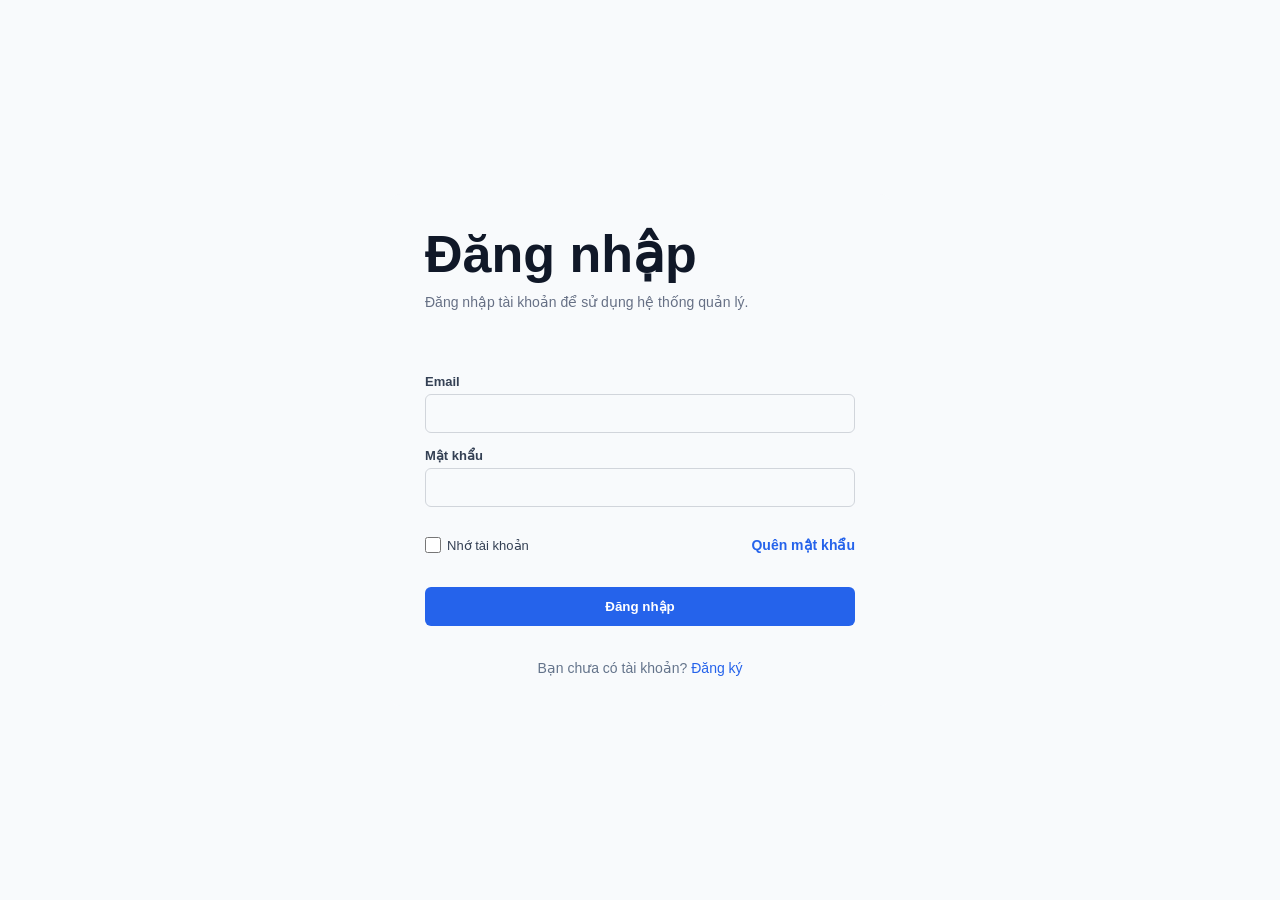
<file: project_frontend_fundamental/pages/index.html>
<!DOCTYPE html>
<html lang="en">
<head>
    <meta charset="UTF-8">
    <meta name="viewport" content="width=device-width, initial-scale=1.0">
    <title>trang đăng nhập</title>
    <link rel="stylesheet" href="../css/login.css">
</head>
<body>
<div class="container">
    <div class="form-box">
        <h2>Đăng nhập</h2>
        <p class="subtitle">Đăng nhập tài khoản để sử dụng hệ thống quản lý.</p>

        <form>
            <div class="input-group">
                <label>Email</label>
                <input type="email" id = "emailInput">
                <div class="error-message" id = "emailError"></div>
            </div>

            <div class="input-group">
                <label>Mật khẩu</label>
                <input type="password" id = "passwordInput">
                <div class="error-message" id = "passwordError"></div>
            </div>

            <div class="row-between">
                <div class="checkbox">
                    <input type="checkbox" id="remember">
                    <label for="remember">Nhớ tài khoản</label>
                </div>

                <a href="#" class="forgot">Quên mật khẩu</a>
            </div>

            <button type="submit">Đăng nhập</button>

            <p class="login-text">
                Bạn chưa có tài khoản? <a href="./register.html">Đăng ký</a>
            </p>
        </form>
    </div>
</div>

    <script src="../js/login.js"></script>
</body>
</html>
</file>
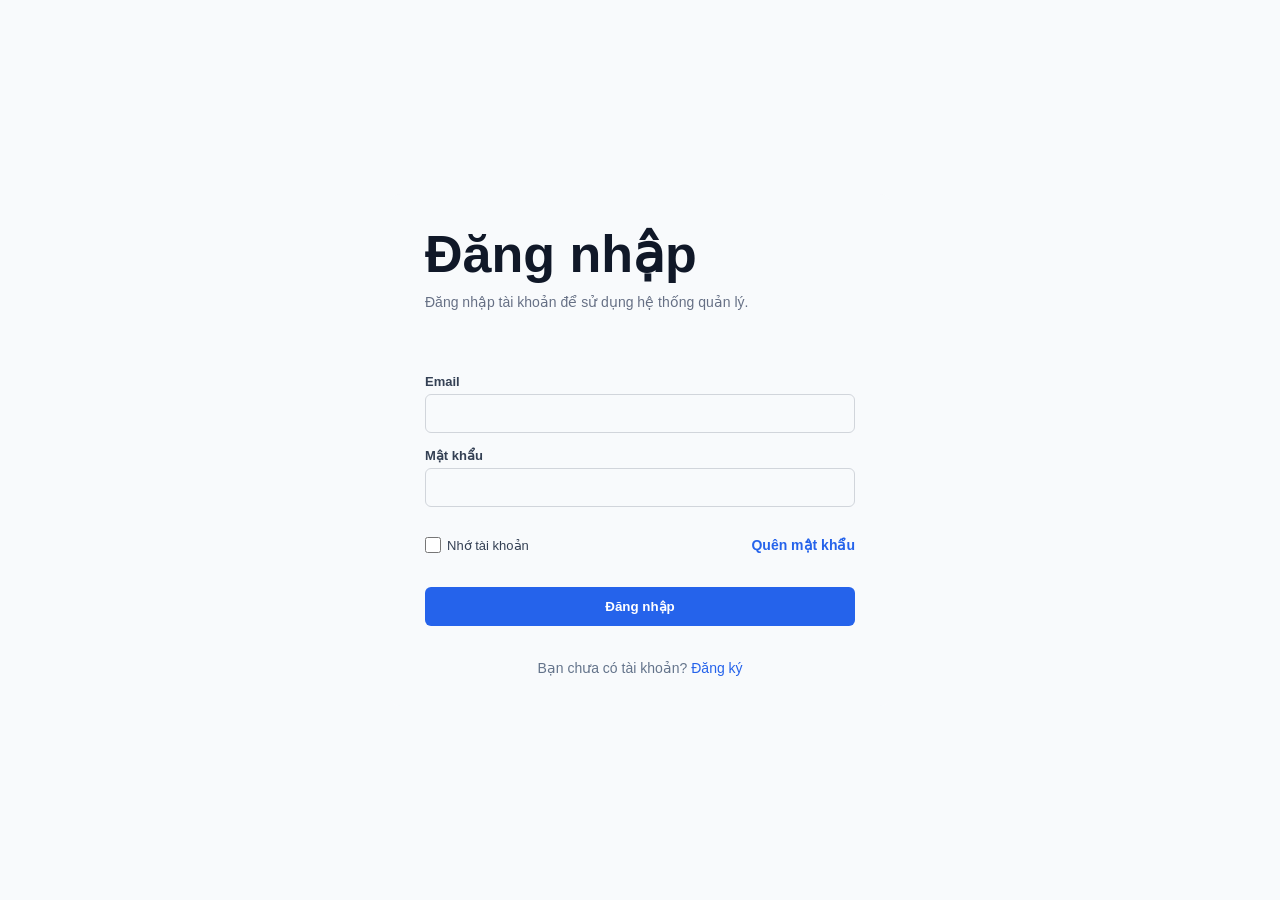
<file: project_frontend_fundamental/pages/category-manager.html>
<!DOCTYPE html>
<html lang="vi">
<head>
    <meta charset="UTF-8">
    <meta name="viewport" content="width=device-width, initial-scale=1.0">
    <title>Study Tracker</title>
    <script src = "../js/checkLogin.js"></script>
    <link rel="stylesheet" href="../css/category-manager.css">
</head>
<body>

<div class="layout">

    <aside class="sidebar">
        <div class="logo">
            <div class="icon"><img src="../assets/icons/📚.png" alt="logo"></div>
            <div>
                <h3>Study Tracker</h3>
                <p>Quản lý tiến độ học tập</p>
            </div>
        </div>

        <ul class="menu">
            <li><span class="sidebar-icon"><img src="../assets/icons/Trending up.png"></span> Thống kê</li>
            <li><span class="sidebar-icon"><svg xmlns="http://www.w3.org/2000/svg" width="24" height="24" viewBox="0 0 24 24" fill="none">
<path d="M8 4H7.2002C6.08009 4 5.51962 4 5.0918 4.21799C4.71547 4.40973 4.40973 4.71547 4.21799 5.0918C4 5.51962 4 6.08009 4 7.2002V16.8002C4 17.9203 4 18.4801 4.21799 18.9079C4.40973 19.2842 4.71547 19.5905 5.0918 19.7822C5.5192 20 6.07899 20 7.19691 20H8M8 4H16.8002C17.9203 4 18.4796 4 18.9074 4.21799C19.2837 4.40973 19.5905 4.71547 19.7822 5.0918C20 5.5192 20 6.07899 20 7.19691V16.8036C20 17.9215 20 18.4805 19.7822 18.9079C19.5905 19.2842 19.2837 19.5905 18.9074 19.7822C18.48 20 17.921 20 16.8031 20H8M8 4V20M12 11H16M12 8H16" stroke="#84919A" stroke-width="2" stroke-linecap="round" stroke-linejoin="round"/>
</svg></span><a href="subject-manager.html">Quản lý môn học</a></li>
            <li class="active"><span class="sidebar-icon"><svg xmlns="http://www.w3.org/2000/svg" width="24" height="24" viewBox="0 0 24 24" fill="none">
<path d="M9.58579 4.58579C9.96086 4.21071 10.4696 4 11 4H14.586C15.1164 4.00011 15.625 4.2109 16 4.586L18.414 7C18.7891 7.37499 18.9999 7.88361 19 8.414V14C19 14.5304 18.7893 15.0391 18.4142 15.4142C18.0391 15.7893 17.5304 16 17 16H11C10.4696 16 9.96086 15.7893 9.58579 15.4142C9.21071 15.0391 9 14.5304 9 14V6C9 5.46957 9.21071 4.96086 9.58579 4.58579Z" fill="#0E73F6"/>
<path d="M5.58579 8.58579C5.21071 8.96086 5 9.46957 5 10V18C5 18.5304 5.21071 19.0391 5.58579 19.4142C5.96086 19.7893 6.46957 20 7 20H13C13.5304 20 14.0391 19.7893 14.4142 19.4142C14.7893 19.0391 15 18.5304 15 18H7V8C6.46957 8 5.96086 8.21071 5.58579 8.58579Z" fill="#0E73F6"/>
</svg></span> Quản lý bài học</li>
        </ul>
    </aside>

    <main class="main">
        
        <div class="topbar">
            <div class="left">
                <div class="icon"><img src="../assets/icons/View grid.png"></div>
            </div>
            <div class="right">
                <div class="icon"><img src="../assets/icons/Bell.png"></div>
                <div class="icon"><img src="../assets/icons/Question mark circle.png"></div>
                <div class="icon"><img src="../assets/icons/Cog settings.png"></div>
                <div class="avatar" id = "user">
                    <img src="../assets/icons/Avatar w. photo.png">
                    <div class="user-infor" id="user-infor">
                        <div class="user-box">
                            <p id="user-name">Lê Minh Hoàng</p>
                            <p id="user-email">hoangvergo111@gmail.com</p>
                            <button onclick="logOut()">Đăng xuất</button>
                        </div>
                    </div>
                </div>
            </div>
        </div>

        <div class="content">
            <div class="header">
                <h2>Bài học</h2>

                <div class="actions">
                    <select id="filterSubject">
                        <option value="">Lọc theo môn học</option>
                    </select>
                    <button id = "btnOpenModal">Thêm mới bài học</button>
                </div>
            </div>

            <div class="table">
                <div class="table-head">
                    <div><input type="checkbox"></div>
                    <div class="sortable" data-type="name" style = "cursor: pointer;">Tên bài học
                        <svg xmlns="http://www.w3.org/2000/svg" width="16" height="16" viewBox="0 0 16 16" fill="none">
                        <path d="M8.00016 3.33337V12.6667M8.00016 12.6667L12.6668 8.00004M8.00016 12.6667L3.3335 8.00004" stroke="#667085" stroke-width="1.33333" stroke-linecap="round" stroke-linejoin="round"/>
                        </svg></div>
                    <div class="sortable" data-type="time" style = "cursor: pointer;">Thời gian học
                        <svg xmlns="http://www.w3.org/2000/svg" width="16" height="16" viewBox="0 0 16 16" fill="none">
                        <path d="M8.00016 3.33337V12.6667M8.00016 12.6667L12.6668 8.00004M8.00016 12.6667L3.3335 8.00004" stroke="#667085" stroke-width="1.33333" stroke-linecap="round" stroke-linejoin="round"/>
                        </svg></div>
                    <div>Trạng thái</div>
                    <div>Chức năng</div>
                </div>

                <div id = "lesson-list"></div>

                <!-- <div class="row">
                    <div><input type="checkbox"></div>
                    <div>Session 01 - tổng quan về HTML</div>
                    <div>45</div>
                    <div><span class="status active">● Đang hoạt động</span></div>
                    <div class="actions-icon">
                        <span class="icon"><img src="../assets/icons/Button.png"></span>
                        <span class="icon"><img src="../assets/icons/_Button base.png"></span>
                    </div>
                </div>

                <div class="row">
                    <div><input type="checkbox"></div>
                    <div>Session 02 - thẻ inline và block</div>
                    <div>60</div>
                    <div><span class="status stop">● Ngừng hoạt động</span></div>
                    <div class="actions-icon">
                        <span class="icon"><img src="../assets/icons/Button.png"></span>
                        <span class="icon"><img src="../assets/icons/_Button base.png"></span>
                    </div>
                </div>

                <div class="row">
                    <div><input type="checkbox"></div>
                    <div>Session 03 - form và table</div>
                    <div>45</div>
                    <div><span class="status active">● Đang hoạt động</span></div>
                    <div class="actions-icon">
                        <span class="icon"><img src="../assets/icons/Button.png"></span>
                        <span class="icon"><img src="../assets/icons/_Button base.png"></span>
                    </div>
                </div> -->

            </div>

            <div class="pagination">
                <!-- phân trang -->
            </div>
        </div>
    </main>

</div>

<!-- popup -->

<!-- popup thêm -->
<div class="modal-overlay" id="modalAdd">
    <div class="modal-box">
        <div class="popup-header">
            <h3>thêm mới bài học</h3>
            <svg xmlns="http://www.w3.org/2000/svg" width="24" height="23" viewBox="0 0 24 23" fill="none">
                <path d="M17.6564 16.6568L6.3427 5.34309" stroke="black" stroke-linecap="round"/>
                <path d="M17.6573 5.34309L6.34359 16.6568" stroke="black" stroke-linecap="round"/>
            </svg>
        </div>

        <form class="popup-input">
            <p>tên bài học</p>
            <input id="lessonName" type="text" placeholder="session 10 - cấu trúc điều khiển">
            <span class="err-msg" id="errorName" style="display: none; color: red;">tên bài học không được để trống</span>
        </form>

        <form class="popup-input">
            <p>loại môn học</p>
            <select class="popup-option" id="lessonSubject">
                <!-- danh sách môn -->
            </select>
            <span class="err-msg" style="display: none; color: red;">tên bài học không được để trống</span>
        </form>

        <form class="popup-input">
            <p>thời gian học</p>
            <input id="lessonTime" type="number" placeholder="45">
            <span class="err-msg" id="errorTime" style="display: none; color: red;">tên bài học không được để trống</span>
        </form>

        <hr class="divider">

        <div class="popup-footer">
            <button class="popup-button-cancel" id="btnCancelAdd">hủy</button>
            <button class="popup-button-add" id="btnAdd">thêm</button>
        </div>
    </div>
</div>

<!-- popup cập nhật -->
 <div class="modal-overlay" id="modalUpdate">
    <div class="modal-box">
        <div class="popup-header">
            <h3>thêm mới bài học</h3>
            <svg xmlns="http://www.w3.org/2000/svg" width="24" height="23" viewBox="0 0 24 23" fill="none">
                <path d="M17.6564 16.6568L6.3427 5.34309" stroke="black" stroke-linecap="round"/>
                <path d="M17.6573 5.34309L6.34359 16.6568" stroke="black" stroke-linecap="round"/>
            </svg>
        </div>

        <form class="popup-input">
            <p>tên bài học</p>
            <input id="updateLessonName" type="text" placeholder="session 10 - cấu trúc điều khiển">
            <span class="err-msg" id="errorUpdateName" style="display: none; color: red;">tên bài học không được để trống</span>
        </form>

        <form class="popup-input">
            <p>loại môn học</p>
            <select class="popup-option" id="updateLessonSubject">
                <!-- danh sách môn -->
            </select>
            <span class="err-msg" id="errorUpdateSubject" style="display: none; color: red;">tên bài học không được để trống</span>
        </form>

        <form class="popup-input">
            <p>thời gian học</p>
            <input id="updateLessonTime" type="number" placeholder="45">
            <span class="err-msg" id="errorUpdateTime" style="display: none; color: red;">tên bài học không được để trống</span>
        </form>

        <hr class="divider">

        <div class="popup-footer">
            <button class="popup-button-cancel" id="btnCancelUpdate">hủy</button>
            <button class="popup-button-add" id="btnUpdate">lưu</button>
        </div>
    </div>
</div>


<!-- popup xác nhận xóa môn học -->
<div class="modal-overlay-delete" id="modalDelete">
    <div class="modal-box-delete">
        <svg xmlns="http://www.w3.org/2000/svg" width="56" height="56" viewBox="0 0 56 56" fill="none">
            <rect x="4" y="4" width="48" height="48" rx="24" fill="#FEE4E2"/>
            <rect x="4" y="4" width="48" height="48" rx="24" stroke="#FEF3F2" stroke-width="8"/>
            <path d="M28 24V28M28 32H28.01M38 28C38 33.5228 33.5228 38 28 38C22.4772 38 18 33.5228 18 28C18 22.4772 22.4772 18 28 18C33.5228 18 38 22.4772 38 28Z" stroke="#D92D20" stroke-width="2" stroke-linecap="round" stroke-linejoin="round"/>
        </svg>
        <h3>Xác nhận</h3>
        <p>Bạn có chắc chắn muốn xóa bài học khỏi hệ thống không?</p>
        <hr class="divider-delete">
        <div class="popup-footer">
            <button class="popup-button-cancel">hủy</button>
            <button class="popup-button-delete">xóa</button>
        </div>
    </div>
</div>

<!-- popup xác nhận đăng xuất -->
<div class="modal-overlay-delete" id="modalLogout">
    <div class="modal-box-delete">
        <h3>Xác nhận</h3>
        <p>Bạn có chắc muốn đăng xuất không?</p>
        <hr class="divider-delete">
        <div class="popup-footer">
            <button class="popup-button-cancel" id="btnCancelLogout">Hủy</button>
            <button class="popup-button-delete" id="btnConfirmLogout">Đăng xuất</button>
        </div>
    </div>
</div>

<!-- toast msg -->
<div id="toastBox"></div>

    <script src="../js/category-manager.js"></script>
</body>
</html>
</file>
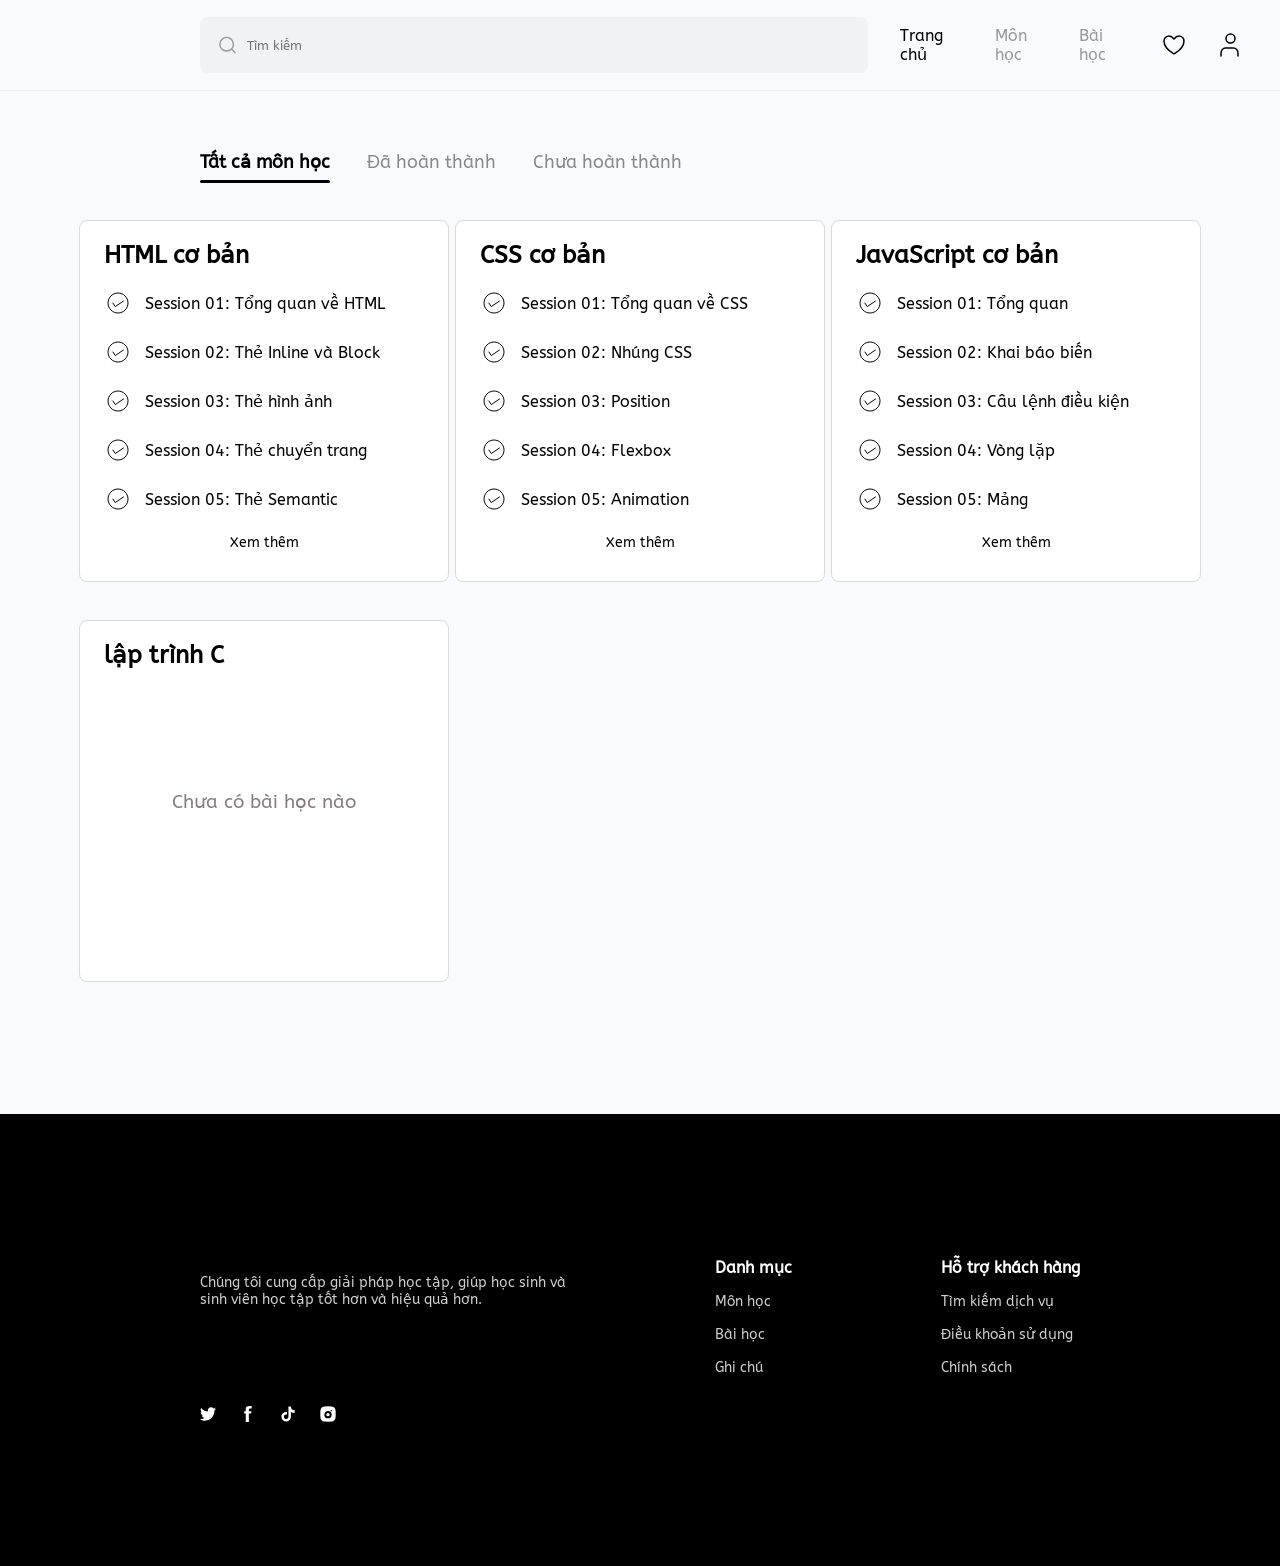
<file: project_frontend_fundamental/pages/dashboard.html>
<!DOCTYPE html>
<html lang="vi">
<head>
    <meta charset="UTF-8">
    <title>Trang môn học</title>
    <link href="https://fonts.googleapis.com/css2?family=ABeeZee&display=swap" rel="stylesheet">
    <link rel="stylesheet" href="../css/dashboard.css">
</head>
<body>

<!-- HEADER -->
<header class="header">
    <div class="header-left">
        <div class="search-box">
            <svg xmlns="http://www.w3.org/2000/svg" width="24" height="24" viewBox="0 0 24 24" fill="none">
            <path d="M20 20L16.2223 16.2156M18.3158 11.1579C18.3158 13.0563 17.5617 14.8769 16.2193 16.2193C14.8769 17.5617 13.0563 18.3158 11.1579 18.3158C9.2595 18.3158 7.43886 17.5617 6.0965 16.2193C4.75413 14.8769 4 13.0563 4 11.1579C4 9.2595 4.75413 7.43886 6.0965 6.0965C7.43886 4.75413 9.2595 4 11.1579 4C13.0563 4 14.8769 4.75413 16.2193 6.0965C17.5617 7.43886 18.3158 9.2595 18.3158 11.1579V11.1579Z" stroke="#989898" stroke-width="1.5" stroke-linecap="round"/>
            </svg>
            <input type="text" placeholder="Tìm kiếm">
        </div>
    </div>

    <div class="header-right">
        <a href="#" class="active">Trang chủ</a>
        <a href="./subject-manager.html">Môn học</a>
        <a href="#">Bài học</a>

        <div class="notification-icon">
            <svg xmlns="http://www.w3.org/2000/svg" width="32" height="32" viewBox="0 0 32 32" fill="none">
                <path d="M11 7C8.239 7 6 9.216 6 11.95C6 14.157 6.875 19.395 15.488 24.69C15.6423 24.7839 15.8194 24.8335 16 24.8335C16.1806 24.8335 16.3577 24.7839 16.512 24.69C25.125 19.395 26 14.157 26 11.95C26 9.216 23.761 7 21 7C18.239 7 16 10 16 10C16 10 13.761 7 11 7Z" stroke="black" stroke-width="1.5" stroke-linecap="round" stroke-linejoin="round"/>
            </svg>
            <svg xmlns="http://www.w3.org/2000/svg" width="32" height="32" viewBox="0 0 32 32" fill="none">
                <path d="M24 27V24.3333C24 22.9188 23.5224 21.5623 22.6722 20.5621C21.8221 19.5619 20.669 19 19.4667 19H11.5333C10.331 19 9.17795 19.5619 8.32778 20.5621C7.47762 21.5623 7 22.9188 7 24.3333V27M21 9.5C21 11.9853 18.9853 14 16.5 14C14.0147 14 12 11.9853 12 9.5C12 7.01472 14.0147 5 16.5 5C18.9853 5 21 7.01472 21 9.5Z" stroke="black" stroke-width="1.5" stroke-linecap="round" stroke-linejoin="round"/>
            </svg>
        </div>
    </div>
</header>

<!-- FILTER -->
<div class="tabs">
    <span class="active underline-title">Tất cả môn học</span>
    <span>Đã hoàn thành</span>
    <span>Chưa hoàn thành</span>
</div>

<!-- CARD LIST -->
<div class="container">

    <div class="card">
        <h3>HTML cơ bản</h3>
        <ul>
            <li><svg xmlns="http://www.w3.org/2000/svg" width="29" height="29" viewBox="0 0 29 29" fill="none">
<path d="M8.91593 14.0714L11.3085 17.5751L19.4837 11.9924" stroke="black" stroke-linecap="round"/>
<path fill-rule="evenodd" clip-rule="evenodd" d="M12.1628 23.8417C17.5901 24.8644 22.8189 21.2938 23.8417 15.8665C24.8644 10.4392 21.2938 5.21035 15.8664 4.18762C10.4391 3.1649 5.2103 6.73553 4.18758 12.1629C3.16485 17.5902 6.73549 22.819 12.1628 23.8417Z" stroke="black"/>
</svg>Session 01: Tổng quan về HTML</li>
            <li><svg xmlns="http://www.w3.org/2000/svg" width="29" height="29" viewBox="0 0 29 29" fill="none">
<path d="M8.91593 14.0714L11.3085 17.5751L19.4837 11.9924" stroke="black" stroke-linecap="round"/>
<path fill-rule="evenodd" clip-rule="evenodd" d="M12.1628 23.8417C17.5901 24.8644 22.8189 21.2938 23.8417 15.8665C24.8644 10.4392 21.2938 5.21035 15.8664 4.18762C10.4391 3.1649 5.2103 6.73553 4.18758 12.1629C3.16485 17.5902 6.73549 22.819 12.1628 23.8417Z" stroke="black"/>
</svg>Session 02: Thẻ Inline và Block</li>
            <li><svg xmlns="http://www.w3.org/2000/svg" width="29" height="29" viewBox="0 0 29 29" fill="none">
<path d="M8.91593 14.0714L11.3085 17.5751L19.4837 11.9924" stroke="black" stroke-linecap="round"/>
<path fill-rule="evenodd" clip-rule="evenodd" d="M12.1628 23.8417C17.5901 24.8644 22.8189 21.2938 23.8417 15.8665C24.8644 10.4392 21.2938 5.21035 15.8664 4.18762C10.4391 3.1649 5.2103 6.73553 4.18758 12.1629C3.16485 17.5902 6.73549 22.819 12.1628 23.8417Z" stroke="black"/>
</svg>Session 03: Thẻ hình ảnh</li>
            <li><svg xmlns="http://www.w3.org/2000/svg" width="29" height="29" viewBox="0 0 29 29" fill="none">
<path d="M8.91593 14.0714L11.3085 17.5751L19.4837 11.9924" stroke="black" stroke-linecap="round"/>
<path fill-rule="evenodd" clip-rule="evenodd" d="M12.1628 23.8417C17.5901 24.8644 22.8189 21.2938 23.8417 15.8665C24.8644 10.4392 21.2938 5.21035 15.8664 4.18762C10.4391 3.1649 5.2103 6.73553 4.18758 12.1629C3.16485 17.5902 6.73549 22.819 12.1628 23.8417Z" stroke="black"/>
</svg>Session 04: Thẻ chuyển trang</li>
            <li><svg xmlns="http://www.w3.org/2000/svg" width="29" height="29" viewBox="0 0 29 29" fill="none">
<path d="M8.91593 14.0714L11.3085 17.5751L19.4837 11.9924" stroke="black" stroke-linecap="round"/>
<path fill-rule="evenodd" clip-rule="evenodd" d="M12.1628 23.8417C17.5901 24.8644 22.8189 21.2938 23.8417 15.8665C24.8644 10.4392 21.2938 5.21035 15.8664 4.18762C10.4391 3.1649 5.2103 6.73553 4.18758 12.1629C3.16485 17.5902 6.73549 22.819 12.1628 23.8417Z" stroke="black"/>
</svg>Session 05: Thẻ Semantic</li>
        </ul>
        <p class="more">Xem thêm</p>
    </div>

    <div class="card">
        <h3>CSS cơ bản</h3>
        <ul>
            <li><svg xmlns="http://www.w3.org/2000/svg" width="29" height="29" viewBox="0 0 29 29" fill="none">
<path d="M8.91593 14.0714L11.3085 17.5751L19.4837 11.9924" stroke="black" stroke-linecap="round"/>
<path fill-rule="evenodd" clip-rule="evenodd" d="M12.1628 23.8417C17.5901 24.8644 22.8189 21.2938 23.8417 15.8665C24.8644 10.4392 21.2938 5.21035 15.8664 4.18762C10.4391 3.1649 5.2103 6.73553 4.18758 12.1629C3.16485 17.5902 6.73549 22.819 12.1628 23.8417Z" stroke="black"/>
</svg>Session 01: Tổng quan về CSS</li>
            <li><svg xmlns="http://www.w3.org/2000/svg" width="29" height="29" viewBox="0 0 29 29" fill="none">
<path d="M8.91593 14.0714L11.3085 17.5751L19.4837 11.9924" stroke="black" stroke-linecap="round"/>
<path fill-rule="evenodd" clip-rule="evenodd" d="M12.1628 23.8417C17.5901 24.8644 22.8189 21.2938 23.8417 15.8665C24.8644 10.4392 21.2938 5.21035 15.8664 4.18762C10.4391 3.1649 5.2103 6.73553 4.18758 12.1629C3.16485 17.5902 6.73549 22.819 12.1628 23.8417Z" stroke="black"/>
</svg>Session 02: Nhúng CSS</li>
            <li><svg xmlns="http://www.w3.org/2000/svg" width="29" height="29" viewBox="0 0 29 29" fill="none">
<path d="M8.91593 14.0714L11.3085 17.5751L19.4837 11.9924" stroke="black" stroke-linecap="round"/>
<path fill-rule="evenodd" clip-rule="evenodd" d="M12.1628 23.8417C17.5901 24.8644 22.8189 21.2938 23.8417 15.8665C24.8644 10.4392 21.2938 5.21035 15.8664 4.18762C10.4391 3.1649 5.2103 6.73553 4.18758 12.1629C3.16485 17.5902 6.73549 22.819 12.1628 23.8417Z" stroke="black"/>
</svg>Session 03: Position</li>
            <li><svg xmlns="http://www.w3.org/2000/svg" width="29" height="29" viewBox="0 0 29 29" fill="none">
<path d="M8.91593 14.0714L11.3085 17.5751L19.4837 11.9924" stroke="black" stroke-linecap="round"/>
<path fill-rule="evenodd" clip-rule="evenodd" d="M12.1628 23.8417C17.5901 24.8644 22.8189 21.2938 23.8417 15.8665C24.8644 10.4392 21.2938 5.21035 15.8664 4.18762C10.4391 3.1649 5.2103 6.73553 4.18758 12.1629C3.16485 17.5902 6.73549 22.819 12.1628 23.8417Z" stroke="black"/>
</svg>Session 04: Flexbox</li>
            <li><svg xmlns="http://www.w3.org/2000/svg" width="29" height="29" viewBox="0 0 29 29" fill="none">
<path d="M8.91593 14.0714L11.3085 17.5751L19.4837 11.9924" stroke="black" stroke-linecap="round"/>
<path fill-rule="evenodd" clip-rule="evenodd" d="M12.1628 23.8417C17.5901 24.8644 22.8189 21.2938 23.8417 15.8665C24.8644 10.4392 21.2938 5.21035 15.8664 4.18762C10.4391 3.1649 5.2103 6.73553 4.18758 12.1629C3.16485 17.5902 6.73549 22.819 12.1628 23.8417Z" stroke="black"/>
</svg>Session 05: Animation</li>
        </ul>
        <p class="more">Xem thêm</p>
    </div>

    <div class="card">
        <h3>JavaScript cơ bản</h3>
        <ul>
            <li><svg xmlns="http://www.w3.org/2000/svg" width="29" height="29" viewBox="0 0 29 29" fill="none">
<path d="M8.91593 14.0714L11.3085 17.5751L19.4837 11.9924" stroke="black" stroke-linecap="round"/>
<path fill-rule="evenodd" clip-rule="evenodd" d="M12.1628 23.8417C17.5901 24.8644 22.8189 21.2938 23.8417 15.8665C24.8644 10.4392 21.2938 5.21035 15.8664 4.18762C10.4391 3.1649 5.2103 6.73553 4.18758 12.1629C3.16485 17.5902 6.73549 22.819 12.1628 23.8417Z" stroke="black"/>
</svg>Session 01: Tổng quan</li>
            <li><svg xmlns="http://www.w3.org/2000/svg" width="29" height="29" viewBox="0 0 29 29" fill="none">
<path d="M8.91593 14.0714L11.3085 17.5751L19.4837 11.9924" stroke="black" stroke-linecap="round"/>
<path fill-rule="evenodd" clip-rule="evenodd" d="M12.1628 23.8417C17.5901 24.8644 22.8189 21.2938 23.8417 15.8665C24.8644 10.4392 21.2938 5.21035 15.8664 4.18762C10.4391 3.1649 5.2103 6.73553 4.18758 12.1629C3.16485 17.5902 6.73549 22.819 12.1628 23.8417Z" stroke="black"/>
</svg>Session 02: Khai báo biến</li>
            <li><svg xmlns="http://www.w3.org/2000/svg" width="29" height="29" viewBox="0 0 29 29" fill="none">
<path d="M8.91593 14.0714L11.3085 17.5751L19.4837 11.9924" stroke="black" stroke-linecap="round"/>
<path fill-rule="evenodd" clip-rule="evenodd" d="M12.1628 23.8417C17.5901 24.8644 22.8189 21.2938 23.8417 15.8665C24.8644 10.4392 21.2938 5.21035 15.8664 4.18762C10.4391 3.1649 5.2103 6.73553 4.18758 12.1629C3.16485 17.5902 6.73549 22.819 12.1628 23.8417Z" stroke="black"/>
</svg>Session 03: Câu lệnh điều kiện</li>
            <li><svg xmlns="http://www.w3.org/2000/svg" width="29" height="29" viewBox="0 0 29 29" fill="none">
<path d="M8.91593 14.0714L11.3085 17.5751L19.4837 11.9924" stroke="black" stroke-linecap="round"/>
<path fill-rule="evenodd" clip-rule="evenodd" d="M12.1628 23.8417C17.5901 24.8644 22.8189 21.2938 23.8417 15.8665C24.8644 10.4392 21.2938 5.21035 15.8664 4.18762C10.4391 3.1649 5.2103 6.73553 4.18758 12.1629C3.16485 17.5902 6.73549 22.819 12.1628 23.8417Z" stroke="black"/>
</svg>Session 04: Vòng lặp</li>
            <li><svg xmlns="http://www.w3.org/2000/svg" width="29" height="29" viewBox="0 0 29 29" fill="none">
<path d="M8.91593 14.0714L11.3085 17.5751L19.4837 11.9924" stroke="black" stroke-linecap="round"/>
<path fill-rule="evenodd" clip-rule="evenodd" d="M12.1628 23.8417C17.5901 24.8644 22.8189 21.2938 23.8417 15.8665C24.8644 10.4392 21.2938 5.21035 15.8664 4.18762C10.4391 3.1649 5.2103 6.73553 4.18758 12.1629C3.16485 17.5902 6.73549 22.819 12.1628 23.8417Z" stroke="black"/>
</svg>Session 05: Mảng</li>
        </ul>
        <p class="more">Xem thêm</p>
    </div>

    <div class="card empty">
        <h3>lập trình C</h3>
        <p>Chưa có bài học nào</p>
    </div>

</div>

<!-- FOOTER -->
<footer class="footer">
    <div class="footer-container">
        <div>
            <p>Chúng tôi cung cấp giải pháp học tập, giúp học sinh và<br>sinh viên học tập tốt hơn và hiệu quả hơn.</p>
        </div>

        <div>
            <h4>Danh mục</h4>
            <p>Môn học</p>
            <p>Bài học</p>
            <p>Ghi chú</p>
        </div>

        <div>
            <h4>Hỗ trợ khách hàng</h4>
            <p>Tìm kiếm dịch vụ</p>
            <p>Điều khoản sử dụng</p>
            <p>Chính sách</p>
        </div>
    </div>

    <div class="footer-icon">
        <svg xmlns="http://www.w3.org/2000/svg" width="16" height="16" viewBox="0 0 16 16" fill="none">
            <path fill-rule="evenodd" clip-rule="evenodd" d="M16 2.91193C15.4121 3.17965 14.7791 3.3607 14.1152 3.4416C14.7932 3.02556 15.3135 2.36588 15.5586 1.58004C14.9238 1.96525 14.2222 2.2455 13.4728 2.39573C12.8755 1.74183 12.0218 1.3335 11.0771 1.3335C9.26548 1.3335 7.79574 2.84066 7.79574 4.69933C7.79574 4.9632 7.82391 5.21938 7.88026 5.46592C5.15208 5.32531 2.73381 3.98668 1.11381 1.94792C0.831132 2.44677 0.669596 3.02556 0.669596 3.64191C0.669596 4.80912 1.24905 5.83958 2.12995 6.4434C1.59277 6.42703 1.08563 6.27391 0.642365 6.02352V6.06493C0.642365 7.69632 1.77402 9.0571 3.27663 9.36527C3.00147 9.44424 2.71128 9.48373 2.41169 9.48373C2.20039 9.48373 1.99378 9.46351 1.79374 9.42402C2.21166 10.7607 3.42313 11.7344 4.86001 11.7604C3.7368 12.6637 2.32059 13.202 0.783234 13.202C0.518398 13.202 0.256383 13.1866 0 13.1558C1.45284 14.1092 3.17896 14.6668 5.03187 14.6668C11.0705 14.6668 14.3715 9.53862 14.3715 5.09033C14.3715 4.94394 14.3687 4.79756 14.3631 4.65407C15.0045 4.17929 15.5614 3.58702 16 2.91193Z" fill="white"/>
        </svg>
        <svg xmlns="http://www.w3.org/2000/svg" width="16" height="16" viewBox="0 0 16 16" fill="none">
            <path d="M8.84757 3.81794C8.84757 3.98169 8.84757 4.51541 8.84757 5.27366H11.4546L11.1719 7.59763H8.84757C8.84757 11.1816 8.84757 15.9843 8.84757 15.9843H5.76238C5.76238 15.9843 5.76238 11.2452 5.76238 7.59763H4.15479V5.27366H5.76238C5.76238 4.35204 5.76238 3.69669 5.76238 3.51422C5.76238 2.64485 5.69688 2.23235 6.06629 1.55866C6.43588 0.885005 7.47838 -0.00543266 9.28147 0.0160048C11.085 0.0382236 11.8452 0.211724 11.8452 0.211724L11.4546 2.6885C11.4546 2.6885 10.3029 2.38441 9.73763 2.49279C9.1731 2.60119 8.84757 2.94894 8.84757 3.81794Z" fill="white"/>
        </svg>
        <svg xmlns="http://www.w3.org/2000/svg" width="16" height="16" viewBox="0 0 16 16" fill="none">
            <path d="M11.8836 3.358C11.2243 2.59144 10.8788 1.60104 10.9063 0.592723L8.4425 0.533203C8.4425 0.533203 8.4425 0.638323 8.4425 0.780083V10.6602C8.4769 13.786 3.53834 13.7102 3.92906 10.2551C4.16794 8.88136 5.6441 8.03592 6.95578 8.51384V5.99992C4.1001 5.50264 1.39386 7.7756 1.42234 10.6713C1.67194 16.9513 10.6793 16.9521 10.9292 10.6713C10.8663 10.4465 10.9015 6.26152 10.8926 5.90856C12.0129 6.60568 13.3164 6.95416 14.6366 6.90952V4.3132C13.4161 4.3132 12.4847 3.98872 11.8836 3.358Z" fill="white"/>
        </svg>
        <svg xmlns="http://www.w3.org/2000/svg" width="16" height="16" viewBox="0 0 16 16" fill="none">
            <g clip-path="url(#clip0_47_76)">
                <path d="M8.00001 14.6666C6.57052 14.6666 5.54183 14.6659 4.73981 14.5881C3.94698 14.5112 3.43981 14.3636 3.03506 14.1092C2.57246 13.8186 2.18129 13.4274 1.89062 12.9649C1.63637 12.5601 1.4886 12.0529 1.41183 11.2601C1.33405 10.4581 1.33334 9.42941 1.33334 7.99992C1.33334 6.57042 1.33405 5.54174 1.41183 4.73972C1.4886 3.94689 1.63637 3.43972 1.89062 3.03497C2.18128 2.57236 2.57245 2.18119 3.03506 1.89052C3.43981 1.63628 3.94698 1.4885 4.73981 1.41174C5.54173 1.33396 6.57041 1.33325 8.00001 1.33325C9.42951 1.33325 10.4582 1.33396 11.2602 1.41174C12.053 1.4885 12.5602 1.63628 12.965 1.89052C13.4275 2.1812 13.8187 2.57237 14.1093 3.03497C14.3636 3.43972 14.5113 3.94689 14.5882 4.73972C14.666 5.54174 14.6667 6.57042 14.6667 7.99992C14.6667 9.42941 14.666 10.4581 14.5882 11.2601C14.5113 12.0529 14.3636 12.5601 14.1093 12.9649C13.8187 13.4274 13.4275 13.8186 12.965 14.1092C12.5602 14.3636 12.053 14.5112 11.2602 14.5881C10.4582 14.6659 9.42951 14.6666 8.00001 14.6666Z" fill="white" stroke="white" stroke-width="2"/>
                <path d="M8.00001 11.3333C9.47277 11.3333 10.6667 10.1394 10.6667 8.66667C10.6667 7.19391 9.47277 6 8.00001 6C6.52725 6 5.33334 7.19391 5.33334 8.66667C5.33334 10.1394 6.52725 11.3333 8.00001 11.3333Z" fill="white" stroke="black" stroke-width="2"/>
                <path d="M11.25 5.5C11.6642 5.5 12 5.16421 12 4.75C12 4.33579 11.6642 4 11.25 4C10.8358 4 10.5 4.33579 10.5 4.75C10.5 5.16421 10.8358 5.5 11.25 5.5Z" fill="black"/>
            </g>
            <defs>
                <clipPath id="clip0_47_76">
                <rect width="16" height="16" fill="white"/>
                </clipPath>
            </defs>
        </svg>
    </div>
</footer>

</body>
</html>
</file>
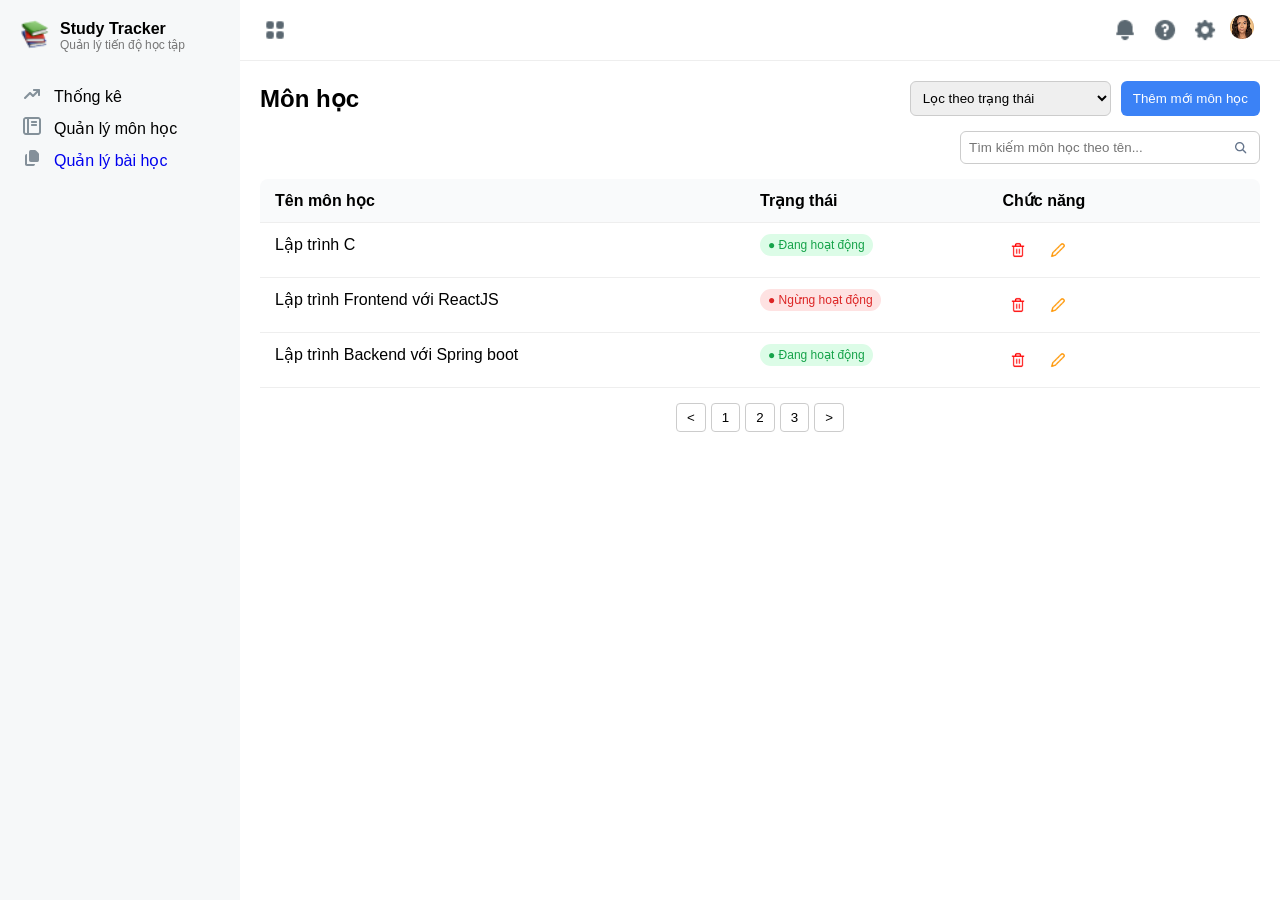
<file: project_frontend_fundamental/pages/product-manager.html>
<!DOCTYPE html>
<html lang="vi">
<head>
    <meta charset="UTF-8">
    <meta name="viewport" content="width=device-width, initial-scale=1.0">
    <title>Study Tracker</title>
    <link rel="stylesheet" href="../css/product-manager.css">
</head>
<body>

<div class="layout">

    <aside class="sidebar">
        <div class="logo">
            <div class="icon"><img src="../assets/icons/📚.png" alt="logo"></div>
            <div>
                <h3>Study Tracker</h3>
                <p>Quản lý tiến độ học tập</p>
            </div>
        </div>

        <ul class="menu">
            <li><span class="sidebar-icon"><img src="../assets/icons/Trending up.png" alt="logo"></span> Thống kê</li>
            <li><span class="sidebar-icon"><img src="../assets/icons/Notebook.png" alt="logo"></span>Quản lý môn học</a></li>
            <li><span class="sidebar-icon"><img src="../assets/icons/Document duplicate.png" alt="logo"></span><a href="category-manager.html">Quản lý bài học</a></li>
        </ul>
    </aside>

    <main class="main">
        
        <div class="topbar">
            <div class="left">
                <div class="icon"><img src="../assets/icons/View grid.png" alt="logo"></div>
            </div>
            <div class="right">
                <div class="icon"><img src="../assets/icons/Bell.png" alt="logo"></div>
                <div class="icon"><img src="../assets/icons/Question mark circle.png" alt="logo"></div>
                <div class="icon"><img src="../assets/icons/Cog settings.png" alt="logo"></div>
                <div class="avatar"><img src="../assets/icons/Avatar w. photo.png" alt="logo"></div>
            </div>
        </div>

        <div class="content">
            <div class="header">
                <h2>Môn học</h2>

                <div class="actions">
                    <select>
                        <option>Lọc theo trạng thái</option>
                    </select>
                    <button>Thêm mới môn học</button>
                </div>
            </div>

            <div class="search">
                <input type="text" class="input-icon" placeholder="Tìm kiếm môn học theo tên...">
            </div>

            <div class="table">
                <div class="table-head">
                    <div>Tên môn học</div>
                    <div>Trạng thái</div>
                    <div>Chức năng</div>
                </div>

                <div class="row">
                    <div>Lập trình C</div>
                    <div><span class="status active">● Đang hoạt động</span></div>
                    <div class="actions-icon">
                        <span class="icon"><img src="../assets/icons/Button.png" alt="logo"></span>
                        <span class="icon"><img src="../assets/icons/_Button base.png" alt="logo"></span>
                    </div>
                </div>

                <div class="row">
                    <div>Lập trình Frontend với ReactJS</div>
                    <div><span class="status stop">● Ngừng hoạt động</span></div>
                    <div class="actions-icon">
                        <span class="icon"><img src="../assets/icons/Button.png" alt="logo"></span>
                        <span class="icon"><img src="../assets/icons/_Button base.png" alt="logo"></span>
                    </div>
                </div>

                <div class="row">
                    <div>Lập trình Backend với Spring boot</div>
                    <div><span class="status active">● Đang hoạt động</span></div>
                    <div class="actions-icon">
                        <span class="icon"><img src="../assets/icons/Button.png" alt="logo"></span>
                        <span class="icon"><img src="../assets/icons/_Button base.png" alt="logo"></span>
                    </div>
                </div>

            <div class="pagination">
                <button>&lt;</button>
                <button>1</button>
                <button>2</button>
                <button>3</button>
                <button>&gt;</button>
            </div>
        </div>
    </main>

</div>

</body>
</html>
</file>
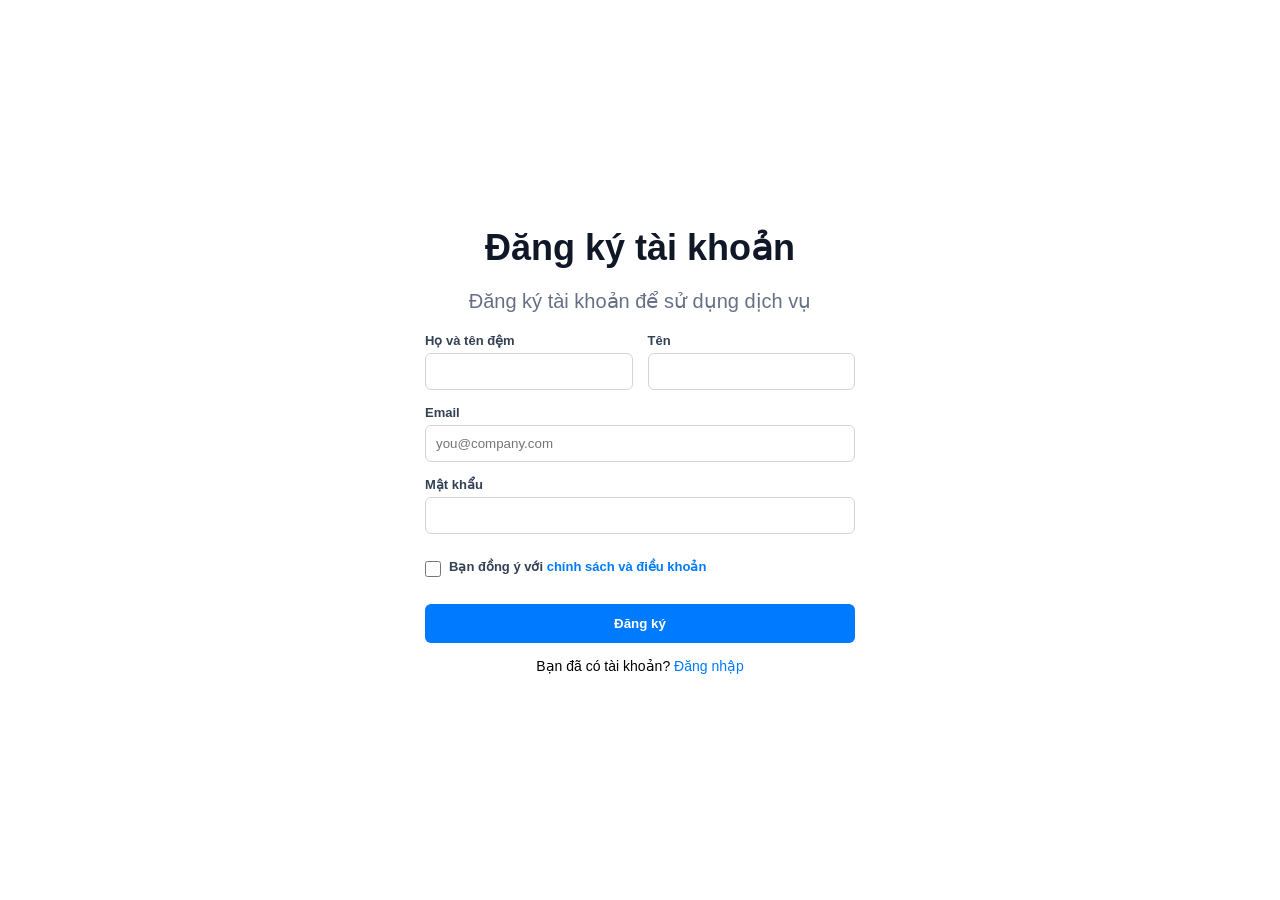
<file: project_frontend_fundamental/pages/register.html>
<!DOCTYPE html>
<html lang="en">
<head>
    <meta charset="UTF-8">
    <meta name="viewport" content="width=device-width, initial-scale=1.0">
    <title>đăng ký tài khoản</title>
    <link rel="stylesheet" href="../css/register.css">
</head>
<body>
<div class="container">
    <div class="form-box">
        <h2>Đăng ký tài khoản</h2>
        <p class="subtitle">Đăng ký tài khoản để sử dụng dịch vụ</p>

        <form>
            <div class="row">
                <div class="input-group">
                    <label>Họ và tên đệm</label>
                    <input type="text" class="input" id="middleName">
                    <div class="error-message" id="middleNameError"></div>
                </div>
                <div class="input-group">
                    <label>Tên</label>
                    <input type="text" class="input" id="lastName"> 
                    <div class="error-message" id="lastNameError"></div>
                </div>
            </div>

            <div class="input-group">
                <label>Email</label>
                <input type="text" placeholder="you@company.com" class="input" id="emailInput">
                <div class="error-message" id="emailError"></div>
            </div>

            <div class="input-group">
                <label>Mật khẩu</label>
                <input type="password" class="input" id="passwordInput">
                <div class="error-message" id="passwordError"></div>
            </div>

            <div class="input-group">
                <div class="checkbox">
                    <input type="checkbox" id="agree" class="checkbox-input">
                    <label for="agree">
                        Bạn đồng ý với <a href="#">chính sách và điều khoản</a>
                    </label>
                </div>
                <div class="error-message" id="agreeError"></div>
            </div>

            <button type="submit" >Đăng ký</button>

            <p class="login-text">
                Bạn đã có tài khoản? <a href="./index.html">Đăng nhập</a>
            </p>
        </form>
    </div>
</div>

    <script src="../js/register.js"></script>
</body>
</html>
</file>
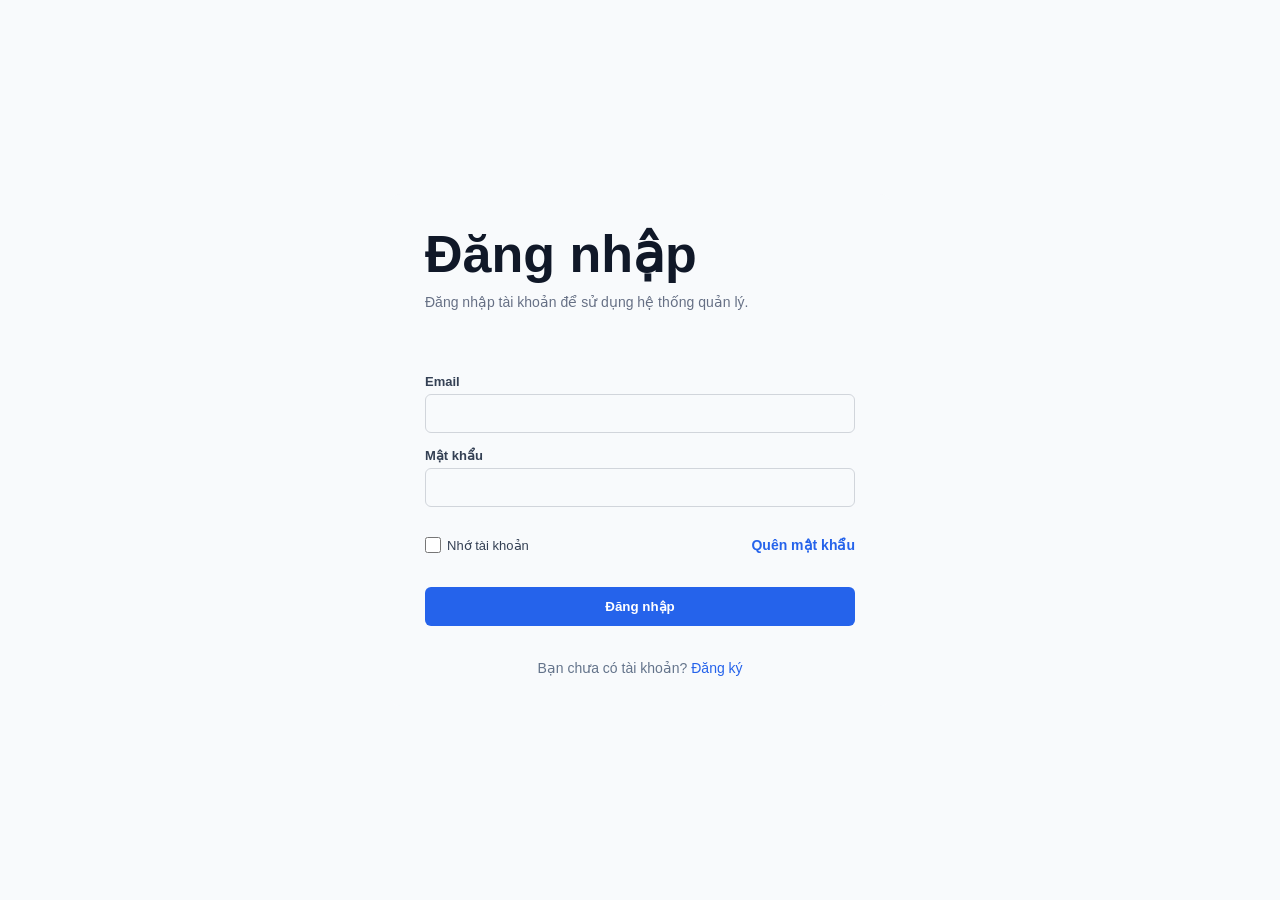
<file: project_frontend_fundamental/pages/subject-manager.html>
<!DOCTYPE html>
<html lang="vi">
<head>
    <meta charset="UTF-8">
    <meta name="viewport" content="width=device-width, initial-scale=1.0">
    <title>Study Tracker</title>
    <script src = "../js/checkLogin.js"></script>
    <link rel="stylesheet" href="../css/subject-manager.css">
</head>
<body>

<div class="layout">

    <aside class="sidebar">
        <div class="logo">
            <div class="icon"><img src="../assets/icons/📚.png" alt="logo"></div>
            <div>
                <h3>Study Tracker</h3>
                <p>Quản lý tiến độ học tập</p>
            </div>
        </div>

        <ul class="menu">
            <li><span class="sidebar-icon"><img src="../assets/icons/Trending up.png" alt="logo"></span> Thống kê</li>
            <li class="active"><span class="sidebar-icon"><svg xmlns="http://www.w3.org/2000/svg" width="24" height="24" viewBox="0 0 24 24" fill="none">
                                <path d="M8 4H7.2002C6.08009 4 5.51962 4 5.0918 4.21799C4.71547 4.40973 4.40973 4.71547 4.21799 5.0918C4 5.51962 4 6.08009 4 7.2002V16.8002C4 17.9203 4 18.4801 4.21799 18.9079C4.40973 19.2842 4.71547 19.5905 5.0918 19.7822C5.5192 20 6.07899 20 7.19691 20H8M8 4H16.8002C17.9203 4 18.4796 4 18.9074 4.21799C19.2837 4.40973 19.5905 4.71547 19.7822 5.0918C20 5.5192 20 6.07899 20 7.19691V16.8036C20 17.9215 20 18.4805 19.7822 18.9079C19.5905 19.2842 19.2837 19.5905 18.9074 19.7822C18.48 20 17.921 20 16.8031 20H8M8 4V20M12 11H16M12 8H16" stroke="#0E73F6" stroke-width="2" stroke-linecap="round" stroke-linejoin="round"/>
                                </svg></span>Quản lý môn học</li>
            <li ><span class="sidebar-icon"><svg xmlns="http://www.w3.org/2000/svg" width="24" height="24" viewBox="0 0 24 24" fill="none">
<path d="M9.58579 4.58579C9.96086 4.21071 10.4696 4 11 4H14.586C15.1164 4.00011 15.625 4.2109 16 4.586L18.414 7C18.7891 7.37499 18.9999 7.88361 19 8.414V14C19 14.5304 18.7893 15.0391 18.4142 15.4142C18.0391 15.7893 17.5304 16 17 16H11C10.4696 16 9.96086 15.7893 9.58579 15.4142C9.21071 15.0391 9 14.5304 9 14V6C9 5.46957 9.21071 4.96086 9.58579 4.58579Z" fill="#84919A"/>
<path d="M5.58579 8.58579C5.21071 8.96086 5 9.46957 5 10V18C5 18.5304 5.21071 19.0391 5.58579 19.4142C5.96086 19.7893 6.46957 20 7 20H13C13.5304 20 14.0391 19.7893 14.4142 19.4142C14.7893 19.0391 15 18.5304 15 18H7V8C6.46957 8 5.96086 8.21071 5.58579 8.58579Z" fill="#84919A"/>
</svg></span><a href="category-manager.html">Quản lý bài học</a></li>
        </ul>
    </aside>

    <main class="main">
        
        <div class="topbar">
            <div class="left">
                <div class="icon"><img src="../assets/icons/View grid.png" alt="logo"></div>
            </div>
            <div class="right">
                <div class="icon"><img src="../assets/icons/Bell.png" alt="logo"></div>
                <div class="icon"><img src="../assets/icons/Question mark circle.png" alt="logo"></div>
                <div class="icon"><img src="../assets/icons/Cog settings.png" alt="logo"></div>
                <div class="avatar" id = "user">
                    <img src="../assets/icons/Avatar w. photo.png" alt="logo">
                    <div class="user-infor" id="user-infor">
                        <div class="user-box">
                            <p id="user-name">Lê Minh Hoàng</p>
                            <p id="user-email">hoangvergo111@gmail.com</p>
                            <button onclick="logOut()">Đăng xuất</button>
                        </div>
                    </div>
                </div>
            </div>
        </div>

        <div class="content">
            <div class="header">
                <h2>Môn học</h2>

                <div class="actions">
                    <select id="filterStatus">
                        <option value="">Lọc theo trạng thái</option>
                        <option value = "active">Đang hoạt động</option>
                        <option value = "stop">ngừng hoạt động</option>
                    </select>
                    <button id="btnOpenModal">Thêm mới môn học</button>
                </div>
            </div>

            <div class="search">
                <input id="searchInput" type="text" class="input-icon" placeholder="Tìm kiếm môn học theo tên...">
            </div>

            <div class="table">
                <div class="table-head">
                    <div id = "sortName" style = "cursor: pointer;">Tên môn học
                        <svg xmlns="http://www.w3.org/2000/svg" width="16" height="16" viewBox="0 0 16 16" fill="none">
                        <path d="M8.00016 3.33337V12.6667M8.00016 12.6667L12.6668 8.00004M8.00016 12.6667L3.3335 8.00004" stroke="#667085" stroke-width="1.33333" stroke-linecap="round" stroke-linejoin="round"/>
                        </svg>
                    </div>   
                    <div>Trạng thái</div>
                    <div>Chức năng</div>
                </div>

                <div id="subject-list"></div>

                <!-- <div class="row">
                    <div>Lập trình C</div>
                    <div><span class="status active">● Đang hoạt động</span></div>
                    <div class="actions-icon">
                        <span class="icon"><img src="../assets/icons/Button.png" alt="logo"></span>
                        <span class="icon"><img src="../assets/icons/_Button base.png" alt="logo"></span>
                    </div>
                </div>

                <div class="row">
                    <div>Lập trình Frontend với ReactJS</div>
                    <div><span class="status stop">● Ngừng hoạt động</span></div>
                    <div class="actions-icon">
                        <span class="icon"><img src="../assets/icons/Button.png" alt="logo"></span>
                        <span class="icon"><img src="../assets/icons/_Button base.png" alt="logo"></span>
                    </div>
                </div>

                <div class="row">
                    <div>Lập trình Backend với Spring boot</div>
                    <div><span class="status active">● Đang hoạt động</span></div>
                    <div class="actions-icon">
                        <span class="icon"><img src="../assets/icons/Button.png" alt="logo"></span>
                        <span class="icon"><img src="../assets/icons/_Button base.png" alt="logo"></span>
                    </div>
                </div> -->
            </div>
            
            <div class="pagination">
                <!-- phân trang -->
            </div>
        </div>
    </main>

</div>

<!-- popup -->
<div class="modal-overlay" id="modalAdd">
    <div class="modal-box">
        <div class="popup-header">
            <h3>thêm mới môn học</h3>
            <svg xmlns="http://www.w3.org/2000/svg" width="24" height="23" viewBox="0 0 24 23" fill="none">
                <path d="M17.6564 16.6568L6.3427 5.34309" stroke="black" stroke-linecap="round"/>
                <path d="M17.6573 5.34309L6.34359 16.6568" stroke="black" stroke-linecap="round"/>
            </svg>
        </div>

        <form class="popup-input">
            <p>tên môn học</p>
            <input  id="inputSubject" type="text">
            <span class="err-msg" id="errorSubject" style="display: none; color: red;">tên môn học không được để trống</span>
        </form>

        <p>trạng thái</p>
        <div class="popup-checkbox">
            <label>
                <input type="checkbox" name="status" value="active" class="check" id="statusActive">đang hoạt động
            </label>
            <label>
                <input type="checkbox" name="status" value="stop" class="check" id="statusStop">ngừng hoạt động
            </label>
        </div>

        <div class="popup-footer">
            <button id="btnCancelAdd" class="popup-button-cancel">hủy</button>
            <button type = "button" id="btnAdd" class="popup-button-add">thêm</button>
        </div>
    </div>
</div>

<!-- popup cập nhật -->
 <div class="modal-overlay" id="modalUpdate">
    <div class="modal-box">
        <div class="popup-header">
            <h3>cập nhật môn học</h3>
            <svg xmlns="http://www.w3.org/2000/svg" width="24" height="23" viewBox="0 0 24 23" fill="none">
                <path d="M17.6564 16.6568L6.3427 5.34309" stroke="black" stroke-linecap="round"/>
                <path d="M17.6573 5.34309L6.34359 16.6568" stroke="black" stroke-linecap="round"/>
            </svg>
        </div>

        <form class="popup-input">
            <p>tên môn học</p>
            <input  id="updateSubject" type="text">
            <span class="err-msg" id= "errorUpdate" style="display: none; color: red;">tên môn học không được để trống</span>
        </form>

        <p>trạng thái</p>
        <div class="popup-checkbox">
            <label>
                <input type="checkbox" name="status" value="active" class="check" id="updateActive">đang hoạt động
            </label>
            <label>
                <input type="checkbox" name="status" value="stop" class="check" id="updateStop">ngừng hoạt động
            </label>
        </div>

        <div class="popup-footer">
            <button id="btnCancelUpdate" class="popup-button-cancel">hủy</button>
            <button type = "button" id="btnUpdate" class="popup-button-add">lưu</button>
        </div>
    </div>
</div>

<!-- popup xóa môn -->
<div class="modal-overlay-delete" id="modalDelete">
    <div class="modal-box-delete">
        <svg xmlns="http://www.w3.org/2000/svg" width="56" height="56" viewBox="0 0 56 56" fill="none">
            <rect x="4" y="4" width="48" height="48" rx="24" fill="#FEE4E2"/>
            <rect x="4" y="4" width="48" height="48" rx="24" stroke="#FEF3F2" stroke-width="8"/>
            <path d="M28 24V28M28 32H28.01M38 28C38 33.5228 33.5228 38 28 38C22.4772 38 18 33.5228 18 28C18 22.4772 22.4772 18 28 18C33.5228 18 38 22.4772 38 28Z" stroke="#D92D20" stroke-width="2" stroke-linecap="round" stroke-linejoin="round"/>
        </svg>
        <h3>Xác nhận</h3>
        <p id= "confirmText">Bạn có chắc chắn muốn xóa môn học <b>Lập trình cơ bản Frontend Fundamental</b> khỏi hệ thống không?</p>
        <hr class="divider-delete">
        <div class="popup-footer">
            <button class="popup-button-cancel" id="btnCancelDelete">hủy</button>
            <button class="popup-button-delete" id="btnConfirmDelete">xóa</button>
        </div>
    </div>
</div>

<!-- popup xác nhận đăng xuất -->
<div class="modal-overlay-delete" id="modalLogout">
    <div class="modal-box-delete">
        <h3>Xác nhận</h3>
        <p>Bạn có chắc muốn đăng xuất không?</p>
        <hr class="divider-delete">
        <div class="popup-footer">
            <button class="popup-button-cancel" id="btnCancelLogout">Hủy</button>
            <button class="popup-button-delete" id="btnConfirmLogout">Đăng xuất</button>
        </div>
    </div>
</div>

<!-- toast msg -->
<div id="toastBox"></div>

    <script src="../js/subject-manager.js"></script>
</body>
</html>
</file>
<file: project_frontend_fundamental/css/login.css>
* {
    margin: 0;
    padding: 0;
    box-sizing: border-box;
    font-family: Arial, sans-serif;
}

body {
    background: #F8FAFC;
    height: 100vh;
    display: flex;
    justify-content: center;
    align-items: center;
}

.container {
    width: 100%;
    max-width: 500px;
}

.form-box {
    background: #F8FAFC;
    padding: 30px 35px;
    border-radius: 10px;
}

h2 {
    font-size: 52px;
    color: #101828;
    margin-bottom: 10px;
}

.subtitle {
    color: #667085;
    font-size: 14px;
    margin-bottom: 64px;
}

.input-group {
    width: 100%;
    text-align: left;
    margin-bottom: 15px;
}

.input-group label {
    font-size: 13px;
    color: #344054;
    display: block;
    margin-bottom: 5px;
    font-weight: bold;
}

.input-group input {
    width: 100%;
    padding: 11px;
    border: 1px solid #d1d5db;
    background-color: #F8FAFC;
    border-radius: 6px;
    outline: none;
}

.input-group input:focus {
    border-color: #007AFF;
}

.row-between {
    display: flex;
    justify-content: space-between;
    align-items: center;
    margin: 30px 0 34px;
}

.checkbox {
    display: flex;
    align-items: center;
    font-size: 13px;
}

.checkbox input {
    margin-right: 6px;
    width: 16px;
    height: 16px;
}

.checkbox label {
    color: #344054;
}

.forgot {
    font-size: 14px;
    color: #2563EB;
    text-decoration: none;
    font-weight: bold;
}

button {
    width: 100%;
    padding: 12px;
    background: #2563EB;
    color: white;
    border: none;
    border-radius: 6px;
    font-weight: bold;
    cursor: pointer;
}

button:hover {
    background: #1e40af;
}

.login-text {
    margin-top: 34px;
    font-size: 14px;
    text-align: center;
    color: #64748B;
}

.login-text a {
    color: #2563EB;
    text-decoration: none;
}

@media (max-width: 480px) {
    body {
        align-items: flex-start;
        padding: 20px 10px;
    }

    .form-box {
        padding: 20px 15px;
        border-radius: 8px;
    }

    h2 {
        font-size: 28px;
    }

    .subtitle {
        font-size: 18px;
    }

    .input-group input {
        padding: 9px;
        font-size: 14px;
    }

    button {
        padding: 11px;
        font-size: 16px;
    }

    .login-text {
        font-size: 13px;
    }
}
</file>
<file: project_frontend_fundamental/css/category-manager.css>
* {
    margin: 0;
    padding: 0;
    box-sizing: border-box;
    font-family: Arial, sans-serif;
}

body {
    background: #FFFFFF;
}

.layout {
    display: flex;
}

.sidebar {
    width: 240px;
    background: #F6F8F9;
    height: 100vh;
    padding: 20px;
}

a{
    text-decoration: none;
    color: black;
}

a:hover{
    color: #0E73F6;
}

.menu li.active{
    background-color: #d7edff;
    padding: 5px;
    color: #0E73F6;
}

.logo {
    display: flex;
    gap: 10px;
    margin-bottom: 30px;
}

.logo h3 {
    font-size: 16px;
}

.logo p {
    font-size: 12px;
}

.menu li {
    list-style: none;
    border-radius: 6px;
    cursor: pointer;
    margin-bottom: 4px;
    display: flex;
    gap: 10px;
    align-items: center;
}

.menu li:hover {
    background: #D7EDFF;
    color: #0E73F6;
}

.main {
    flex: 1;
}

.topbar {
    display: flex;
    justify-content: space-between;
    padding: 15px 20px;
    background: #fff;
    border-bottom: 1px solid #eee;
}

.right {
    display: flex;
    gap: 10px;
}

.avatar {
    width: 30px;
    height: 30px;
    border-radius: 50%;
}

.user {
    position: relative;
    cursor: pointer;
}

.user::after {
    content: "";
    position: absolute;
    top: 100%;
    right: 0;
    width: 100%;
    height: 10px;
}

.user-infor {
    position: absolute;
    right: 0;
    background: #fff;
    border: 1px solid #eee;
    padding: 10px;
    display: none;
    border-radius: 18px;
}


.user-infor.show {
    display: block;
}

.user-box {
    width: 250px;
    padding: 10px;
    text-align: center;
    display: flex;
    flex-direction: column;
    gap: 10px;
}

#user-name {
    font-weight: bold;
    font-size: 20px;
}

.user-box button {
    padding: 10px;
    background-color: red;
    color: white;
    border: none;
    border-radius: 18px;
    font-weight: 700;
    cursor: pointer;
}

.content {
    padding: 20px;
}

.header {
    display: flex;
    justify-content: space-between;
    align-items: center;
    margin-bottom: 15px;
}

.actions {
    display: flex;
    gap: 10px;
}

.actions select {
    padding: 8px;
    border-radius: 6px;
    border: 1px solid #ccc;
}

.actions button {
    background: #3b82f6;
    color: white;
    border: none;
    padding: 8px 12px;
    border-radius: 6px;
    cursor: pointer;
}

.search {
    margin-bottom: 15px;
    text-align: right;
}

.search input {
    width: 300px;
    padding: 8px;
    border-radius: 6px;
    border: 1px solid #ccc;
}

.actions select {
    padding-right: 59px;
}

.table {
    background: #fff;
    border-radius: 8px;
    overflow: hidden;
    min-height: 300px;
}

.table-head,
.row {
    display: grid;
    grid-template-columns: 50px 1.3fr 1fr 1.2fr 120px;
    align-items: center;
    padding: 12px 15px;
}

.table-head div:first-child,
.row div:first-child {
    display: flex;
    justify-content: center;
}

.table-head div:nth-child(3),
.row div:nth-child(3) {
    text-align: center;
}

.table-head {
    background: #f9fafb;
    font-weight: bold;
}

.table-head div {
    display: flex;
    align-items: center;
    gap: 6px;
}

.row:hover {
    background: #f3f4f6;
}

.status {
    padding: 4px 8px;
    border-radius: 20px;
    font-size: 12px;
}

.status.active {
    background: #dcfce7;
    color: #16a34a;
}

.status.stop {
    background: #fee2e2;
    color: #dc2626;
}

.actions-icon {
    display: flex;
    gap: 12px;
    align-items: center;
    justify-content: flex-start;
}

.icon {
    width: 30px;
    height: 30px;
    display: flex;
    align-items: center;
    justify-content: center;
}

.icon img {
    width: 100%;
    height: 100%;
    object-fit: contain;
}

.input-icon {
    width: 300px;
    padding: 10px 10px 10px 35px; 
    border: 1px solid #ccc;
    border-radius: 6px;
    outline: none;

    background-image: url("../assets/icons/Icons.png");
    background-repeat: no-repeat;
    background-position: right 10px center;
    background-size: 16px;

}

/* hiển thị rỗng */
.empty {
    width: 100%;
    display: flex;
    justify-content: center;
    align-items: center;
    padding: 100px;
    color: #888;
    font-weight: bold;
    border: 1px solid #ccc;
    border-radius:0 0 8px 8px;
    font-size: 30px;
}

.pagination {
    margin-top: 15px;
    display: flex;
    gap: 5px;
    justify-content: center;
}

.pagination button {
    padding: 6px 10px;
    border: 1px solid #ccc;
    background: white;
    border-radius: 4px;
    cursor: pointer;
}

/* popup */
.pop-up-overlay,
.modal-overlay {
    position: fixed;
    inset: 0;

    background: rgba(0, 0, 0, 0.4);
    backdrop-filter: blur(4px);
    -webkit-backdrop-filter: blur(4px);

    display: flex;
    align-items: center;
    justify-content: center;

    opacity: 0;
    visibility: hidden;
    transition: all 0.3s ease;

    z-index: 1000;
}

.pop-up-overlay.show,
.modal-overlay.show {
    opacity: 1;
    visibility: visible;
}

.modal-box{
    background: white;
    padding: 24px;
    border-radius: 10px;
    max-width: 600px;
    width: 100%;
}

.popup-header{
    display: flex;
    justify-content: space-between;
    align-items: center;
    margin-bottom: 20px;
    color: #000000;
    font-size: 20px;
}

.popup-option{
    width: 100%;
    border: 1px solid #D0D5DD;
    border-radius: 6px;
    padding: 12px 16px;
    margin-bottom: 24px;
}

.popup-input p {
    color: #344054;
    font-size: 14px;
    margin-bottom: 6px;
}

.popup-input input {
    width: 100%;
    border: 1px solid #D0D5DD;
    border-radius: 6px;
    padding: 12px 16px;
    margin-bottom: 24px;
}

.modal-box p {
    font-size: 14px;
    font-weight: bold;
    color: #344054;
    margin-bottom: 6px;
}

.divider{
    width: 100%;
    height: 1px;
    background-color: #D0D5DD;
    margin-bottom: 21px;
}

.popup-footer{
    display: flex;
    justify-content: flex-end;
    gap: 13px;
}

.popup-button-cancel{
    padding: 11px 20px;
    border-radius: 10px;
    font-size: 17px;
    color: #18181B;
    background-color: #FFFFFF;
    border: 1px solid #E4E4E7;
}

.popup-button-add{
    padding: 11px 20px;
    border-radius: 10px;
    font-size: 17px;
    color: white;
    background-color: #2563EB;
}

/* popup xóa */
pop-up-overlay,
.modal-overlay-delete {
    position: fixed;
    inset: 0;

    background: rgba(0, 0, 0, 0.4);
    backdrop-filter: blur(4px);
    -webkit-backdrop-filter: blur(4px);

    display: flex;
    align-items: center;
    justify-content: center;

    opacity: 0;
    visibility: hidden;
    transition: all 0.3s ease;

    z-index: 1000;
}

.pop-up-overlay.show,
.modal-overlay-delete.show {
    opacity: 1;
    visibility: visible;
}

.modal-box-delete{
    background: white;
    padding: 24px;
    border-radius: 10px;
    max-width: 500px;
    max-height: 270px;
    width: 100%;
}

.modal-box-delete h3{
    margin-top: 20px;
    margin-bottom: 8px;
    font-size: 18px;
    color: #101828;
}

.modal-box-delete p{
    font-size: 14px;
    color: #667085;
}

.divider-delete{
    width: 100%;
    height: 1px;
    background-color: #D0D5DD;
    margin-top: 24px;
    margin-bottom: 21px;
}

.popup-button-delete{
    padding: 11px 20px;
    border: 1px solid #E4E4E7;
    border-radius: 10px;
    font-size: 17px;
    color: white;
    background-color: #D92D20;
}

/* toast */
#toastBox {
    position: fixed;
    top: 20px;
    right: 20px;
}

.toast {
    width: 450px;
    border-radius: 18px;
    background-color: #333e5a;
    padding: 16px;
    margin-bottom: 16px;
    color: #ffffff;
}

.toastHeader {
    display: flex;
    justify-content: space-between;
    align-items: center;
    margin-bottom: 16px;
}

.toast-left {
    display: flex;
    gap: 6px;
    align-items: center;
}

.toast-left p {
    font-size: 18px;
    font-weight: bold;
}

.toast-right button {
    border: none;
    background-color: #333e5a;
}

.toast-content p {
    font-size: 14px;
    margin-left: 32px;
}

.hidden {
    display: none;
}
</file>
<file: project_frontend_fundamental/css/dashboard.css>
* {
    margin: 0;
    padding: 0;
    box-sizing: border-box;
    font-family: 'ABeeZee', sans-serif;
}

body {
    background: #f9fafb;
}

/* HEADER */
.header {
    display: flex;
    align-items: center;

    padding: 12px 40px;
    background: #f9fafb;
    border-bottom: 1px solid #eee;
}

/* LEFT */
.search-box {
    display: flex;
    align-items: center;
    background: #f1f2f4;
    padding: 16px;
    margin: 5px 32px 5px 160px;
    border-radius: 8px;
    width: 668px;
    height: 56px;
}

.search-box input {
    border: none;
    outline: none;
    background: transparent;
    margin-left: 8px;
    width: 100%;
}

/* RIGHT */
.header-right {
    display: flex;
    align-items: center;
    gap: 52px;
}

.header-right a {
    text-decoration: none;
    color: #989898;
    font-size: 16px;
}

.header-right a.active {
    color: black;
    font-weight: 500;
}

.header-right .icon {
    font-size: 18px;
    cursor: pointer;
}

.notification-icon{
    display: flex;
    align-items: center;
    gap: 24px;
}

/* TABS */
.tabs {
    padding: 20px 40px;
    margin-left: 160px;
    margin-top: 40px;
    margin-bottom: 27px;
}

.tabs span {
    margin-right: 32px;
    color: #888;
    cursor: pointer;
    font-size: 18px;
}

.tabs .active {
    color: black;
    font-weight: bold;
}

.underline-title {
    position: relative;
    display: inline-block;
}

.underline-title::after {
    content: "";
    position: absolute;
    left: 0;
    bottom: -10px; /* chỉnh khoảng cách xuống dưới */

    width: 100%;
    height: 3px;

    background: black;
    border-radius: 10px;
}

/* GRID */
.container {
    display: grid;
    grid-template-columns: repeat(3, 370px);
    gap: 6px;
    justify-content: center;
}

/* CARD */
.card {
    background: #FFFFFF;
    border: 1px solid #DADADA;
    border-radius: 8px;
    padding: 20px 24px;
    margin-right: 6px;
    margin-bottom: 32px;
    width: 370px;
    height: 362px;
}

.card h3 {
    margin-bottom: 20px;
    font-size: 24px;
}

.card ul {
    list-style: none;
}

.card li {
    display: flex;
    align-items: center;
    gap: 12px;

    font-size: 16px;
    margin-bottom: 20px;
}

.more {
    text-align: center;
    margin-top: 16px;
    margin-bottom: 20px;
    font-size: 14px;
    color: #000000;
}

/* EMPTY */
.card.empty {
    position: relative;
}

.card.empty h3 {
    margin-bottom: 0;
}

.card.empty p {
    position: absolute;
    top: 50%;
    left: 50%;
    transform: translate(-50%, -50%);
    color: #867C7C;
    font-size: 19px;
}

/* FOOTER */
.footer {
    background: black;
    color: white;
    padding: 40px;
    margin-top: 100px;
}

.footer-container {
    display: flex;
    justify-content: space-between;
    margin: 104px 160px 24px;
}

.footer h4 {
    margin-bottom: 10px;
}

.footer p {
    font-size: 14px;
    margin-bottom: 6px;
    margin-top: 16px;
    color: #CFCFCF;
}

.footer-icon{
    display: flex;
    align-items: center;
    gap: 24px;
    margin-top: 24px;
    margin-left: 160px;
    margin-bottom: 104px;
}
</file>
<file: project_frontend_fundamental/css/product-manager.css>
* {
    margin: 0;
    padding: 0;
    box-sizing: border-box;
    font-family: Arial, sans-serif;
}

body {
    background: #FFFFFF;
}

.layout {
    display: flex;
}

.sidebar {
    width: 240px;
    background: #F6F8F9;
    height: 100vh;
    padding: 20px;
}

a{
    text-decoration: none;
}

a:hover{
    color: #0E73F6;
}

.logo {
    display: flex;
    gap: 10px;
    margin-bottom: 30px;
}

.logo h3 {
    font-size: 16px;
}

.logo p {
    font-size: 12px;
    color: #777;
}

.menu li {
    list-style: none;
    border-radius: 6px;
    cursor: pointer;
    margin-bottom: 4px;
    display: flex;
    gap: 10px;
    align-items: center;
}

.menu li:hover {
    background: #D7EDFF;
    color: #0E73F6;
}

.main {
    flex: 1;
}

.topbar {
    display: flex;
    justify-content: space-between;
    padding: 15px 20px;
    background: #fff;
    border-bottom: 1px solid #eee;
}

.right {
    display: flex;
    gap: 10px;
}

.avatar {
    width: 30px;
    height: 30px;
    border-radius: 50%;
}

.content {
    padding: 20px;
}

.header {
    display: flex;
    justify-content: space-between;
    align-items: center;
    margin-bottom: 15px;
}

.actions {
    display: flex;
    gap: 10px;
}

.actions select {
    padding: 8px;
    border-radius: 6px;
    border: 1px solid #ccc;
}

.actions button {
    background: #3b82f6;
    color: white;
    border: none;
    padding: 8px 12px;
    border-radius: 6px;
    cursor: pointer;
}

.search {
    margin-bottom: 15px;
    text-align: right;
}

.search input {
    width: 300px;
    padding: 8px;
    border-radius: 6px;
    border: 1px solid #ccc;
}

.actions select {
    padding-right: 59px;
}

.table {
    background: #fff;
    border-radius: 8px;
    overflow: hidden;
}

.table-head,
.row {
    display: grid;
    grid-template-columns: 2fr 1fr 1fr;
    padding: 12px 15px;
    border-bottom: 1px solid #eee;
}

.table-head {
    background: #f9fafb;
    font-weight: bold;
}

.row:hover {
    background: #f3f4f6;
}

.status {
    padding: 4px 8px;
    border-radius: 20px;
    font-size: 12px;
}

.status.active {
    background: #dcfce7;
    color: #16a34a;
}

.status.stop {
    background: #fee2e2;
    color: #dc2626;
}

.actions-icon {
    display: flex;
    gap: 10px;
}

.icon {
    width: 30px;
    height: 30px;
    display: flex;
    align-items: center;
    justify-content: center;
}

.icon img {
    width: 100%;
    height: 100%;
    object-fit: contain;
}

.input-icon {
    width: 300px;
    padding: 10px 10px 10px 35px; 
    border: 1px solid #ccc;
    border-radius: 6px;
    outline: none;

    background-image: url("../assets/icons/Icons.png");
    background-repeat: no-repeat;
    background-position: right 10px center;
    background-size: 16px;

}

.pagination {
    margin-top: 15px;
    display: flex;
    gap: 5px;
    justify-content: center;
}

.pagination button {
    padding: 6px 10px;
    border: 1px solid #ccc;
    background: white;
    border-radius: 4px;
    cursor: pointer;
}
</file>
<file: project_frontend_fundamental/css/register.css>
* {
    margin: 0;
    padding: 0;
    box-sizing: border-box;
    font-family: Arial, sans-serif;
}

body {
    height: 100vh;
    display: flex;
    justify-content: center;
    align-items: center;
}

.container {
    width: 100%;
    max-width: 500px;
}

.form-box {
    background: #FFFFFF;
    padding: 30px 35px;
    text-align: center;
}

h2 {
    font-size: 36px;
    color: #101828;
    padding-bottom: 20px;
}

.subtitle {
    color: #667085;
    font-size: 20px;
    margin-bottom: 20px;
}

.row {
    display: flex;
    gap: 15px;
}

.input-group {
    width: 100%;
    text-align: left;
    display: flex;
    flex-direction: column;
    margin-bottom: 15px;
}

.input{
    padding: 12px 16px;
}

.input-group label {
    font-size: 13px;
    color: #344054;
    display: block;
    margin-bottom: 5px;
    font-weight: bold;
}

.input-group input {
    width: 100%;
    padding: 10px;  
    border: 1px solid #d1d5db;
    border-radius: 6px;
    outline: none;
}

.input-group input:focus {
    border-color: #2563eb;
}

.checkbox {
    display: flex;
    align-items: center;
    font-size: 13px;
    margin: 10px 0 10px;
}

.checkbox input {
    margin-right: 8px;
    width: 16px;
    height: 16px;
    outline: none; 
}


.checkbox a {
    color: #007AFF;
    text-decoration: none;
    font-weight: bold;
}



button {
    width: 100%;
    padding: 12px;
    background: #007AFF;
    color: white;
    border: none;
    border-radius: 6px;
    font-weight: bold;
    cursor: pointer;
}

button:hover {
    background: #1e40af;
}

.login-text {
    margin-top: 15px;
    font-size: 14px;
}

.login-text a {
    color: #007AFF;
    text-decoration: none;
}

@media (max-width: 768px) {
    .container {
        max-width: 90%;
    }

    .form-box {
        padding: 25px 20px;
    }
}

@media (max-width: 480px) {
    body {
        align-items: flex-start;
        padding: 20px 10px;
    }

    .form-box {
        padding: 20px 15px;
        border-radius: 8px;
    }

    h2 {
        font-size: 20px;
    }

    .subtitle {
        font-size: 13px;
    }

    .row {
        flex-direction: column;
        gap: 10px;
    }

    .input-group input {
        padding: 9px;
        font-size: 14px;
    }

    button {
        padding: 11px;
        font-size: 14px;
    }

    .login-text {
        font-size: 13px;
    }
}
</file>
<file: project_frontend_fundamental/css/subject-manager.css>
* {
    margin: 0;
    padding: 0;
    box-sizing: border-box;
    font-family: Arial, sans-serif;
}

body {
    background: #FFFFFF;
}

.layout {
    display: flex;
}

.sidebar {
    width: 240px;
    background: #F6F8F9;
    height: 100vh;
    padding: 20px;
}

a{
    text-decoration: none;
    color: black;
}

a:hover{
    color: #0E73F6;
}

.menu li.active{
    background-color: #d7edff;
    padding: 5px;
    color: #0E73F6;
}

.logo {
    display: flex;
    gap: 10px;
    margin-bottom: 30px;
}

.logo h3 {
    font-size: 16px;
}

.logo p {
    font-size: 12px;
    color: #777;
}

.menu li {
    list-style: none;
    border-radius: 6px;
    cursor: pointer;
    margin-bottom: 4px;
    display: flex;
    gap: 10px;
    align-items: center;
}

.menu li:hover {
    background: #D7EDFF;
    color: #0E73F6;
}

.main {
    flex: 1;
}

.topbar {
    display: flex;
    justify-content: space-between;
    padding: 15px 20px;
    background: #fff;
    border-bottom: 1px solid #eee;
}

.right {
    display: flex;
    gap: 10px;
}

.avatar {
    width: 30px;
    height: 30px;
    border-radius: 50%;
}

.user {
    position: relative;
    cursor: pointer;
}

.user::after {
    content: "";
    position: absolute;
    top: 100%;
    right: 0;
    width: 100%;
    height: 10px;
}

.user-infor {
    position: absolute;
    right: 0;
    background: #fff;
    border: 1px solid #eee;
    padding: 10px;
    display: none;
    border-radius: 18px;
}


.user-infor.show {
    display: block;
}

.user-box {
    width: 250px;
    padding: 10px;
    text-align: center;
    display: flex;
    flex-direction: column;
    gap: 10px;
}

#user-name {
    font-weight: bold;
    font-size: 20px;
}

.user-box button {
    padding: 10px;
    background-color: red;
    color: white;
    border: none;
    border-radius: 18px;
    font-weight: 700;
    cursor: pointer;
}

.content {
    padding: 20px;
}

.header {
    display: flex;
    justify-content: space-between;
    align-items: center;
    margin-bottom: 15px;
}

.actions {
    display: flex;
    gap: 10px;
}

.actions select {
    padding: 8px;
    border-radius: 6px;
    border: 1px solid #ccc;
}

.actions button {
    background: #3b82f6;
    color: white;
    border: none;
    padding: 8px 12px;
    border-radius: 6px;
    cursor: pointer;
}

.search {
    margin-bottom: 15px;
    text-align: right;
}

.search input {
    width: 300px;
    padding: 8px;
    border-radius: 6px;
    border: 1px solid #ccc;
}

/* hiển thị rỗng */
.empty {
    width: 100%;
    display: flex;
    justify-content: center;
    align-items: center;
    padding: 100px;
    color: #888;
    font-weight: bold;
    border: 1px solid #ccc;
    border-radius:0 0 8px 8px;
    font-size: 30px;
}

.actions select {
    padding-right: 59px;
}

.table {
    background: #fff;
    border-radius: 8px;
    overflow: hidden;
    min-height: 300px;
}

.table-head,
.row {
    display: grid;
    grid-template-columns: 2fr 1fr 1fr;
    padding: 12px 15px;
    border-bottom: 1px solid #eee;
}

.table-head {
    background: #f9fafb;
    font-weight: bold;
}

.table-head div:first-child{
    display: flex;
    align-items: center;
    gap: 7px;
}

.row:hover {
    background: #f3f4f6;
}

.status {
    padding: 4px 8px;
    border-radius: 20px;
    font-size: 12px;
}

.status.active {
    background: #dcfce7;
    color: #16a34a;
}

.status.stop {
    background: #fee2e2;
    color: #dc2626;
}

.actions-icon {
    display: flex;
    gap: 10px;
}

.icon {
    width: 30px;
    height: 30px;
    display: flex;
    align-items: center;
    justify-content: center;
}

.icon img {
    width: 100%;
    height: 100%;
    object-fit: contain;
}

.input-icon {
    width: 300px;
    padding: 10px 10px 10px 35px; 
    border: 1px solid #ccc;
    border-radius: 6px;
    outline: none;

    background-image: url("../assets/icons/Icons.png");
    background-repeat: no-repeat;
    background-position: right 10px center;
    background-size: 16px;

}

.pagination {
    margin-top: 15px;
    display: flex;
    gap: 5px;
    justify-content: center;
}

.pagination button {
    padding: 6px 10px;
    border: 1px solid #ccc;
    background: white;
    border-radius: 4px;
    cursor: pointer;
}

/* popup */
pop-up-overlay,
.modal-overlay {
    position: fixed;
    inset: 0;

    background: rgba(0, 0, 0, 0.4);
    backdrop-filter: blur(4px);
    -webkit-backdrop-filter: blur(4px);

    display: flex;
    align-items: center;
    justify-content: center;

    opacity: 0;
    visibility: hidden;
    transition: all 0.3s ease;

    z-index: 1000;
}

.pop-up-overlay.show,
.modal-overlay.show {
    opacity: 1;
    visibility: visible;
}

.modal-box{
    background: white;
    padding: 24px;
    border-radius: 10px;
    max-width: 600px;
    width: 100%;
}

.popup-header{
    display: flex;
    justify-content: space-between;
    align-items: center;
    margin-bottom: 20px;
    color: #000000;
    font-size: 20px;
}

.popup-input p {
    color: #344054;
    font-size: 14px;
    margin-bottom: 6px;
}

.popup-input input {
    width: 100%;
    border: 1px solid #D0D5DD;
    border-radius: 6px;
    padding: 12px 16px;
    margin-bottom: 24px;
}

.modal-box p {
    font-size: 14px;
    font-weight: bold;
    color: #344054;
    margin-bottom: 6px;
}

.popup-checkbox{
    display: flex;
    align-items: center;
    gap: 10px;
    margin-bottom: 24px;
}

.check{
    border: 1px solid #D0D5DD;
    margin-right: 8px;
    color: #11151F;
    margin-bottom: 24px;
}

.popup-footer{
    display: flex;
    justify-content: flex-end;
    gap: 13px;
}

.popup-button-cancel{
    padding: 11px 20px;
    border-radius: 10px;
    font-size: 17px;
    color: #18181B;
    background-color: #FFFFFF;
    border: 1px solid #E4E4E7;
}

.popup-button-add{
    padding: 11px 20px;
    border-radius: 10px;
    font-size: 17px;
    color: white;
    background-color: #2563EB;
}

/* popup xóa */
.pop-up-overlay,
.modal-overlay-delete {
    position: fixed;
    inset: 0;

    background: rgba(0, 0, 0, 0.4);
    backdrop-filter: blur(4px);
    -webkit-backdrop-filter: blur(4px);

    display: flex;
    align-items: center;
    justify-content: center;

    opacity: 0;
    visibility: hidden;
    transition: all 0.3s ease;

    z-index: 1000;
}

.pop-up-overlay.show,
.modal-overlay-delete.show {
    opacity: 1;
    visibility: visible;
}

.modal-box-delete{
    background: white;
    padding: 24px;
    border-radius: 10px;
    max-width: 500px;
    max-height: 270px;
    width: 100%;
}

.modal-box-delete h3{
    margin-top: 20px;
    margin-bottom: 8px;
    font-size: 18px;
    color: #101828;
}

.modal-box-delete p{
    font-size: 14px;
    color: #667085;
}

.divider-delete{
    width: 100%;
    height: 1px;
    background-color: #D0D5DD;
    margin-top: 24px;
    margin-bottom: 21px;
}

.popup-button-delete{
    padding: 11px 20px;
    border: 1px solid #E4E4E7;
    border-radius: 10px;
    font-size: 17px;
    color: white;
    background-color: #D92D20;
}

/* toast */
#toastBox {
    position: fixed;
    top: 20px;
    right: 20px;
}

.toast {
    width: 450px;
    border-radius: 18px;
    background-color: #333e5a;
    padding: 16px;
    margin-bottom: 16px;
    color: #ffffff;
}

.toastHeader {
    display: flex;
    justify-content: space-between;
    align-items: center;
    margin-bottom: 16px;
}

.toast-left {
    display: flex;
    gap: 6px;
    align-items: center;
}

.toast-left p {
    font-size: 18px;
    font-weight: bold;
}

.toast-right button {
    border: none;
    background-color: #333e5a;
}

.toast-content p {
    font-size: 14px;
    margin-left: 32px;
}

.hidden {
    display: none;
}
</file>
